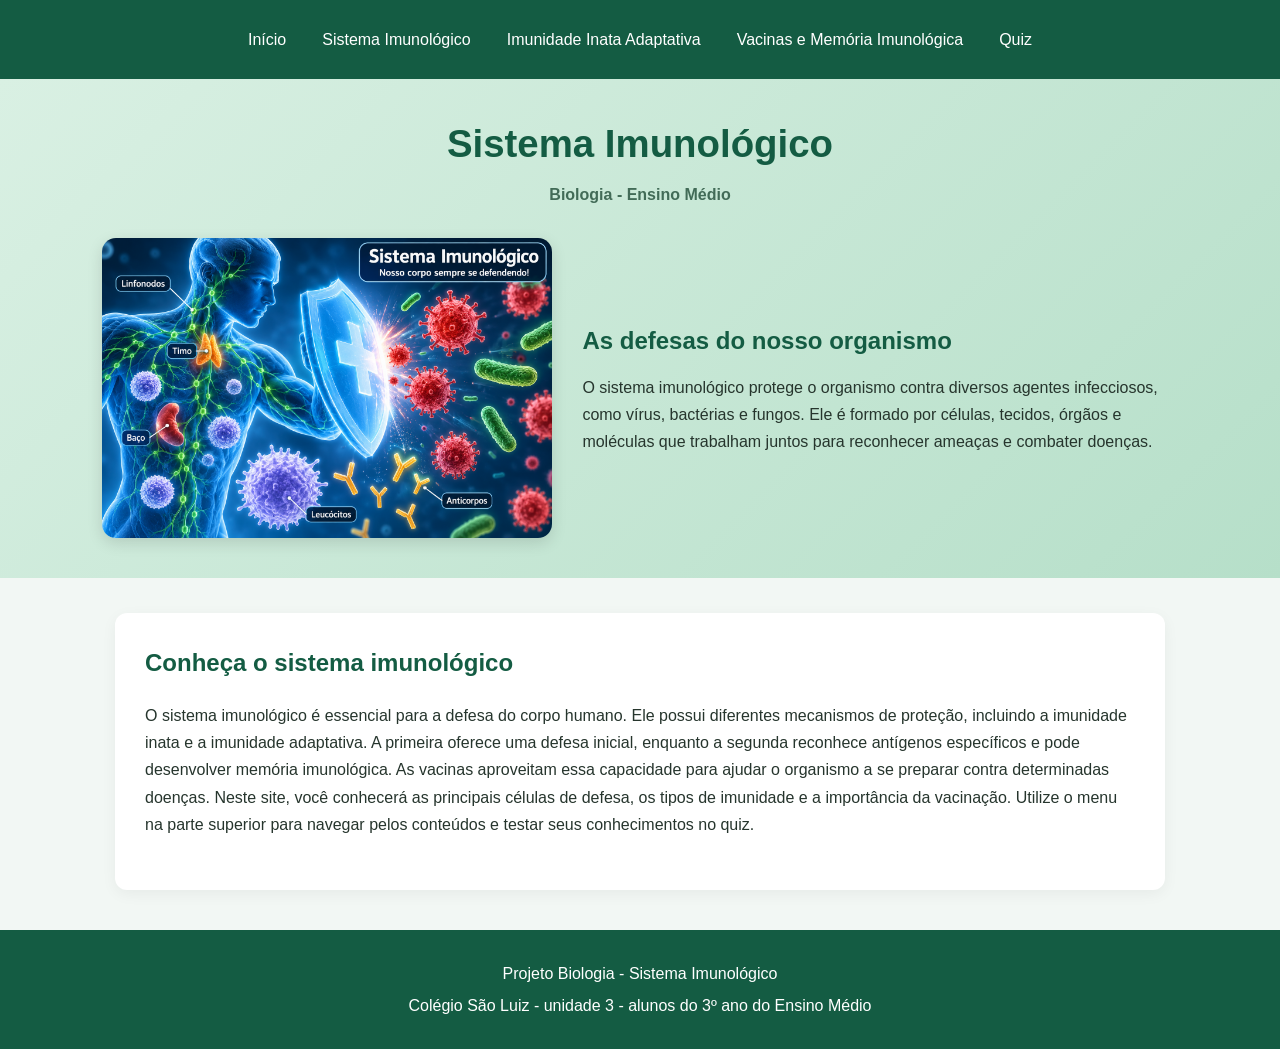
<file: index.html>
<!DOCTYPE html>
<html lang="pt-br">

<head>
    <meta charset="UTF-8">
    <meta name="viewport" content="width=device-width, initial-scale=1.0">
    <title>Biologia | Sistema Imunológico</title>
    <link rel="stylesheet" href="style.css">
</head>

<body>

    <!-- MENU -->

    <nav>
        <a href="index.html">Início</a>
        <a href="sistema_imunologico.html">Sistema Imunológico</a>
        <a href="imunidade_inata_adptativa.html">Imunidade Inata Adaptativa</a>
        <a href="vacinas_memorias_imunologicas.html">Vacinas e Memória Imunológica</a>
        <a href="quiz.html">Quiz</a>
    </nav>

    <!-- CABEÇALHO -->

    <header>

        <h1>Sistema Imunológico</h1>

        <p class="periodo">
            Biologia - Ensino Médio
        </p>

        <div class="destaque-inicio">

            <img
                src="Imagem/Sistema imunológico em ação.png"
                alt="Ilustração do sistema imunológico humano"
            >

            <div class="texto-destaque">

                <h2>As defesas do nosso organismo</h2>

                <p>
                    O sistema imunológico protege o organismo contra
                    diversos agentes infecciosos, como vírus, bactérias
                    e fungos. Ele é formado por células, tecidos, órgãos
                    e moléculas que trabalham juntos para reconhecer
                    ameaças e combater doenças.
                </p>

            </div>

        </div>

    </header>

    <main>

        <section>

            <h2>Conheça o sistema imunológico</h2>

            <p>
                O sistema imunológico é essencial para a defesa do
                corpo humano. Ele possui diferentes mecanismos de
                proteção, incluindo a imunidade inata e a imunidade
                adaptativa. A primeira oferece uma defesa inicial,
                enquanto a segunda reconhece antígenos específicos
                e pode desenvolver memória imunológica.
                As vacinas aproveitam essa capacidade para ajudar
                o organismo a se preparar contra determinadas doenças.
                Neste site, você conhecerá as principais células
                de defesa, os tipos de imunidade e a importância
                da vacinação.
                Utilize o menu na parte superior para navegar pelos
                conteúdos e testar seus conhecimentos no quiz.
            </p>

        </section>

    </main>

    <footer>

        <p>Projeto Biologia - Sistema Imunológico</p>

        <p>
            Colégio São Luiz - unidade 3 -
            alunos do 3º ano do Ensino Médio
        </p>

    </footer>

</body>

</html>
</file>
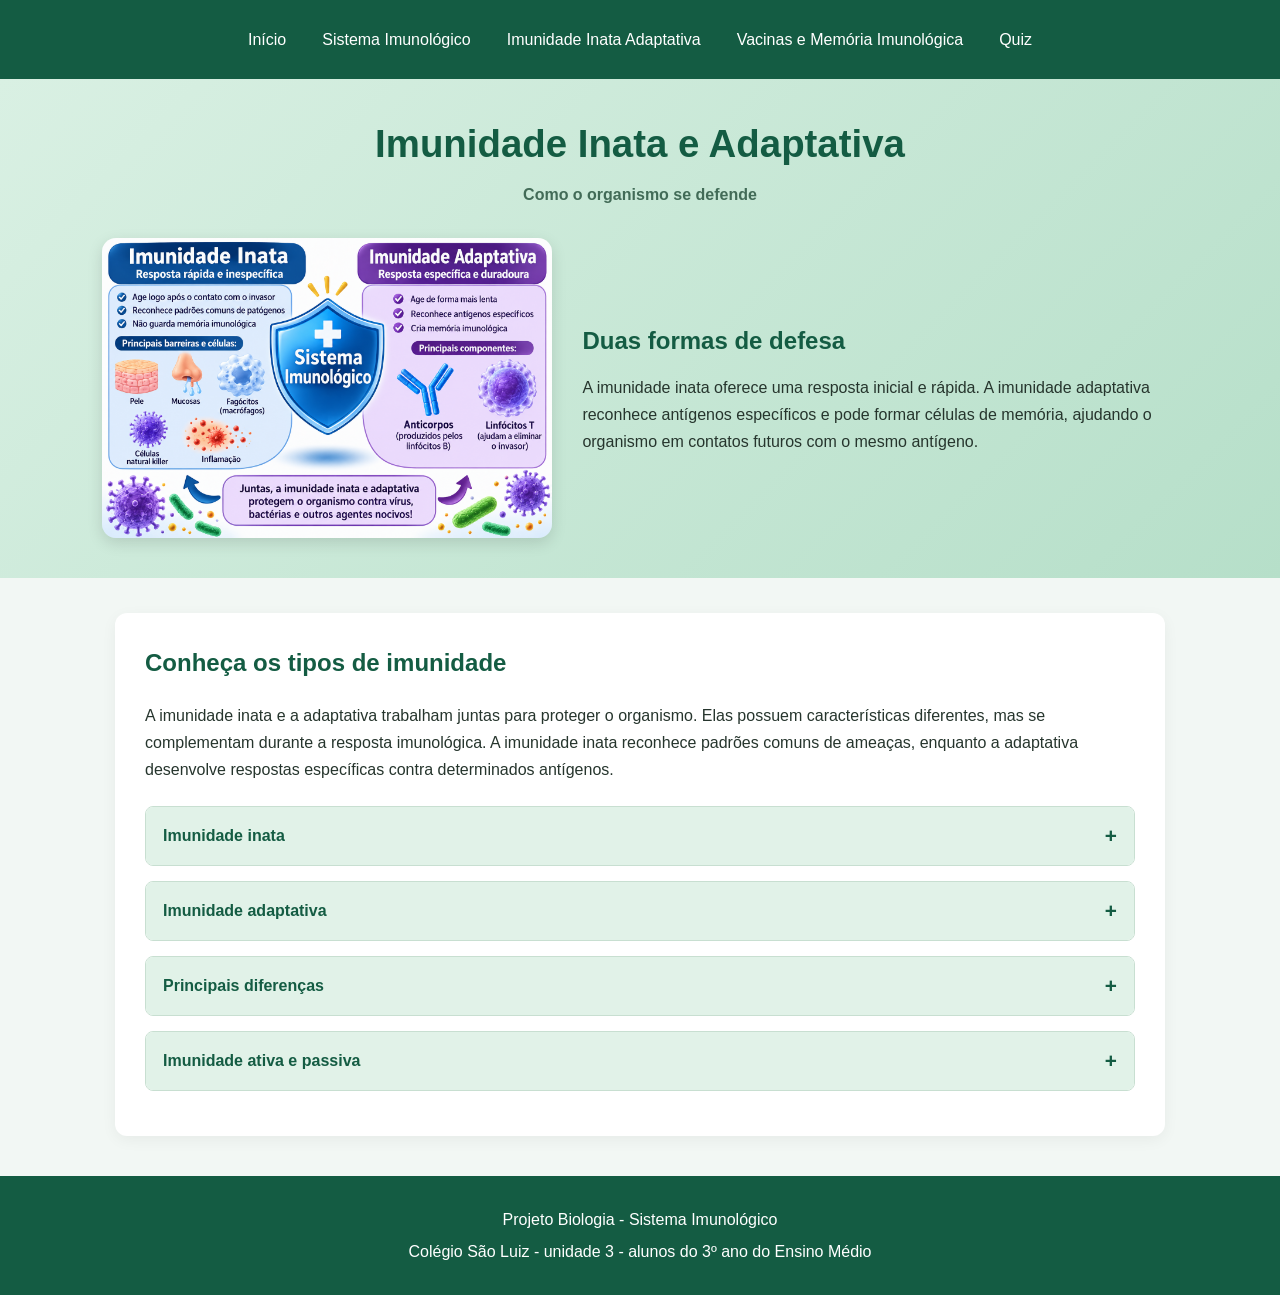
<file: imunidade_inata_adptativa.html>
<!DOCTYPE html>
<html lang="pt-br">

<head>
    <meta charset="UTF-8">
    <meta name="viewport" content="width=device-width, initial-scale=1.0">
    <title>imunidade inata e adaptativa | Biologia</title>
    <link rel="stylesheet" href="style.css">
</head>

<body>

    <!-- MENU -->

    <nav>
        <a href="index.html">Início</a>
        <a href="sistema_imunologico.html">Sistema Imunológico</a>
        <a href="imunidade_inata_adptativa.html">Imunidade Inata Adaptativa</a>
        <a href="vacinas_memorias_imunologicas.html">Vacinas e Memória Imunológica</a>
        <a href="quiz.html">Quiz</a>
    </nav>

    <!-- CABEÇALHO -->

    <header>

        <h1>Imunidade Inata e Adaptativa</h1>

        <p class="periodo">
            Como o organismo se defende
        </p>

        <div class="destaque-inicio">

            <img
                src="Imagem/Imunidade Inata e Adaptativa.png"
                alt="Ilustração dos mecanismos de defesa imunológica"
            >

            <div class="texto-destaque">

                <h2>Duas formas de defesa</h2>

                <p>
                    A imunidade inata oferece uma resposta inicial
                    e rápida. A imunidade adaptativa reconhece
                    antígenos específicos e pode formar células
                    de memória, ajudando o organismo em contatos
                    futuros com o mesmo antígeno.
                </p>

            </div>

        </div>

    </header>

    <main>

        <section>

            <h2>Conheça os tipos de imunidade</h2>

            <p>
                A imunidade inata e a adaptativa trabalham juntas
                para proteger o organismo. Elas possuem características
                diferentes, mas se complementam durante a resposta
                imunológica. A imunidade inata reconhece padrões
                comuns de ameaças, enquanto a adaptativa desenvolve
                respostas específicas contra determinados antígenos.
            </p>

            <article class="acordeao">

                <button class="titulo-acordeao" aria-expanded="false">
                    Imunidade inata
                    <span>+</span>
                </button>

                <div class="conteudo-acordeao">

                    <p>
                        É a defesa inicial do organismo e atua
                        rapidamente. Inclui barreiras como pele
                        e mucosas, células como neutrófilos e
                        macrófagos e mecanismos como a inflamação.
                        Ela reconhece características comuns de
                        diferentes agentes infecciosos.
                    </p>

                </div>

            </article>

            <article class="acordeao">

                <button class="titulo-acordeao" aria-expanded="false">
                    Imunidade adaptativa
                    <span>+</span>
                </button>

                <div class="conteudo-acordeao">

                    <p>
                        É uma defesa específica que envolve os
                        linfócitos B e T. Os linfócitos B podem
                        originar plasmócitos que produzem anticorpos.
                        Os linfócitos T ajudam a coordenar a resposta
                        ou combatem células infectadas. A imunidade
                        adaptativa também pode formar células de memória.
                    </p>

                </div>

            </article>

            <article class="acordeao">

                <button class="titulo-acordeao" aria-expanded="false">
                    Principais diferenças
                    <span>+</span>
                </button>

                <div class="conteudo-acordeao">

                    <p>
                        A imunidade inata costuma agir rapidamente
                        e reconhece padrões gerais. A imunidade
                        adaptativa reconhece antígenos específicos
                        e pode desenvolver memória imunológica.
                        Ambas atuam em conjunto na proteção do corpo.
                    </p>

                </div>

            </article>

            <article class="acordeao">

                <button class="titulo-acordeao" aria-expanded="false">
                    Imunidade ativa e passiva
                    <span>+</span>
                </button>

                <div class="conteudo-acordeao">

                    <p>
                        A imunidade ativa acontece quando o próprio
                        organismo desenvolve uma resposta, como
                        após uma infecção ou vacinação. A imunidade
                        passiva acontece quando a pessoa recebe
                        anticorpos prontos, como os anticorpos
                        maternos transferidos ao bebê. A proteção
                        passiva costuma ser temporária e não gera
                        a mesma memória adaptativa da imunidade ativa.
                    </p>

                </div>

            </article>

        </section>

    </main>

    <footer>

        <p>Projeto Biologia - Sistema Imunológico</p>

        <p>
            Colégio São Luiz - unidade 3 -
            alunos do 3º ano do Ensino Médio
        </p>

    </footer>

    <script src="script.js"></script>

</body>

</html>
</file>
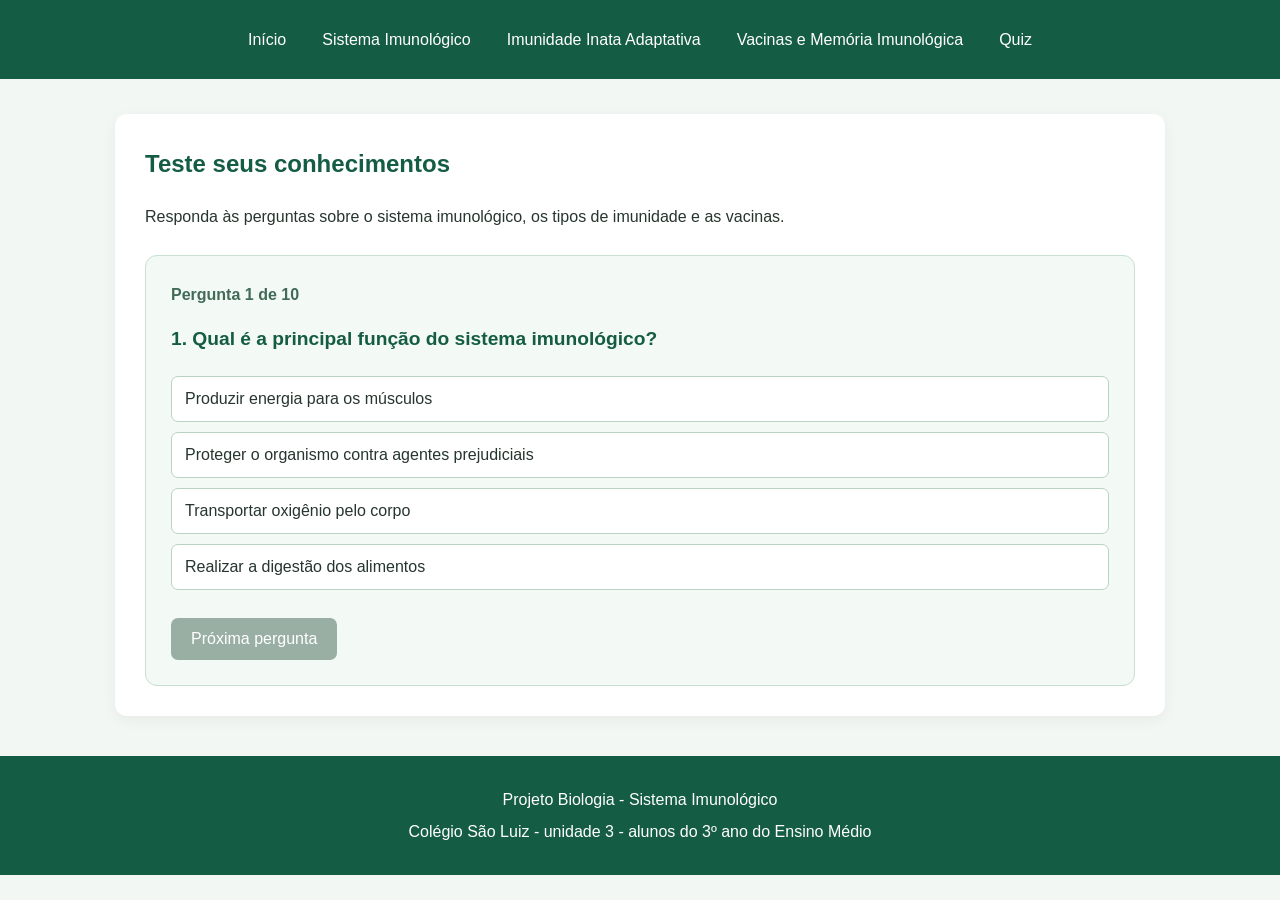
<file: quiz.html>
<!DOCTYPE html>
<html lang="pt-br">

<head>
    <meta charset="UTF-8">
    <meta name="viewport" content="width=device-width, initial-scale=1.0">
    <title>Quiz | Sistema Imunológico</title>
    <link rel="stylesheet" href="style.css">
</head>

<body>

    <nav>
        <a href="index.html">Início</a>
        <a href="sistema_imunologico.html">Sistema Imunológico</a>
        <a href="imunidade_inata_adptativa.html">Imunidade Inata Adaptativa</a>
        <a href="vacinas_memorias_imunologicas.html">Vacinas e Memória Imunológica</a>
        <a href="quiz.html">Quiz</a>
    </nav>

    <main>

        <section>

            <h2>Teste seus conhecimentos</h2>

            <p>
                Responda às perguntas sobre o sistema imunológico,
                os tipos de imunidade e as vacinas.
            </p>

            <div id="quiz-container">

                <p id="progresso"></p>

                <h3 id="pergunta"></h3>

                <div id="alternativas"></div>

                <p id="feedback" aria-live="polite"></p>

                <button id="proxima" type="button">
                    Próxima pergunta
                </button>

            </div>

        </section>

    </main>

    <footer>

        <p>Projeto Biologia - Sistema Imunológico</p>

        <p>
            Colégio São Luiz - unidade 3 -
            alunos do 3º ano do Ensino Médio
        </p>

    </footer>

    <script src="script.js"></script>

</body>

</html>
</file>
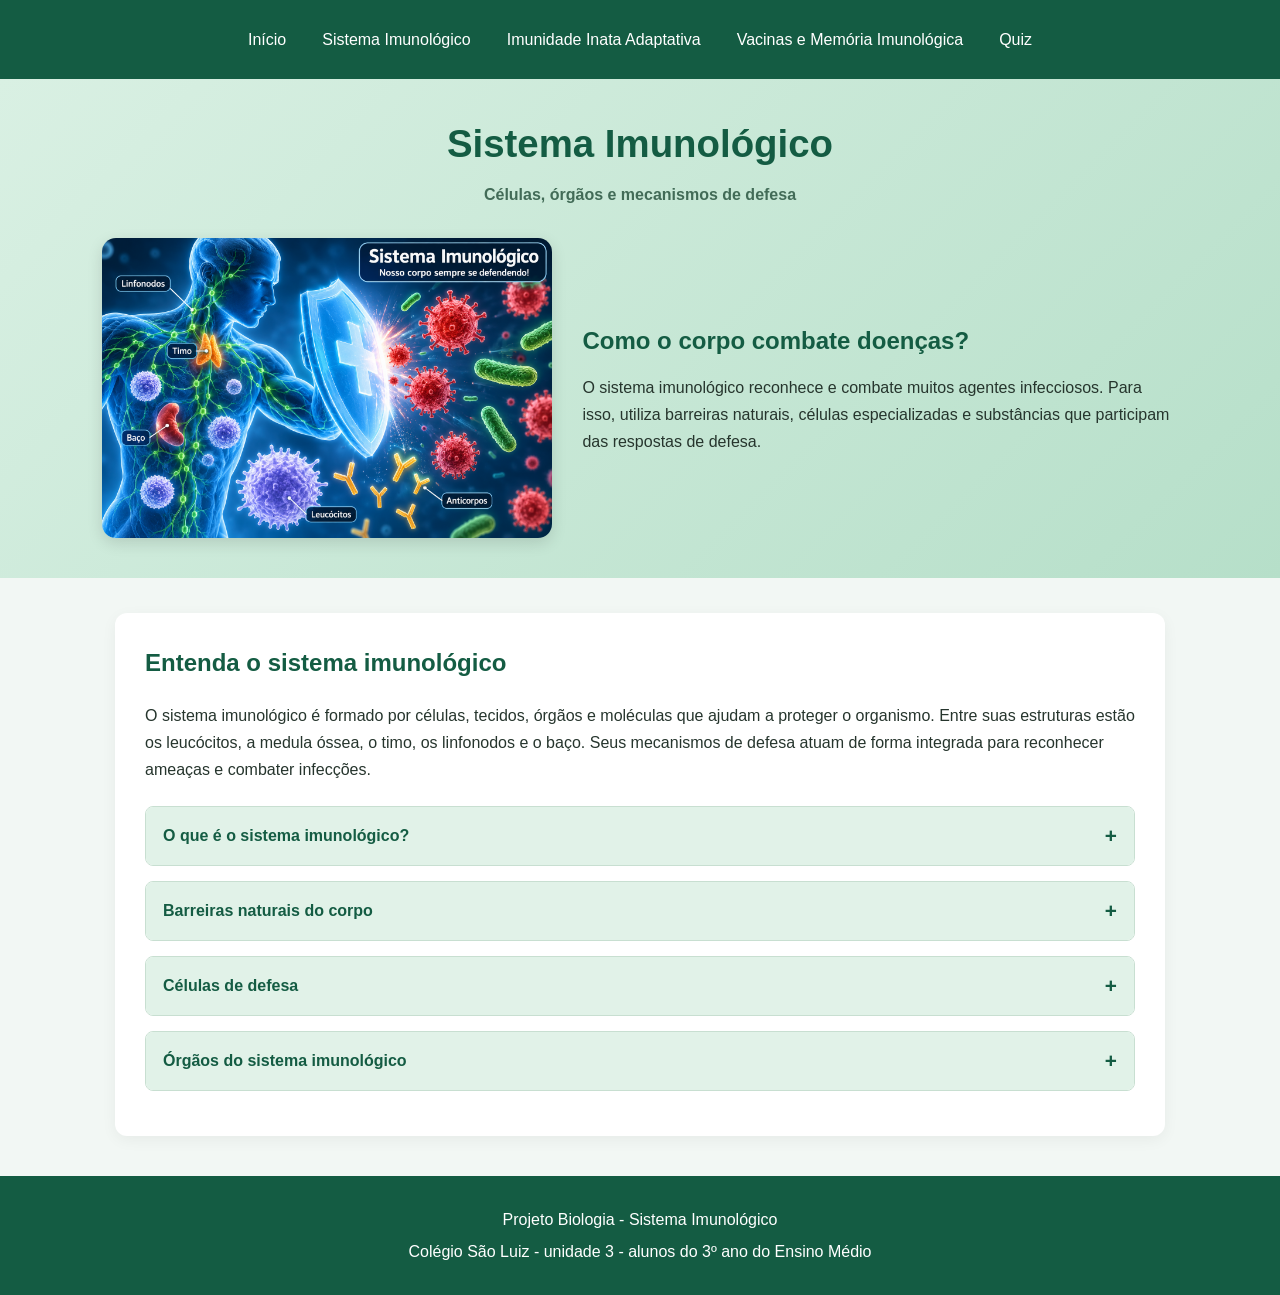
<file: sistema_imunologico.html>
<!DOCTYPE html>
<html lang="pt-br">

<head>
    <meta charset="UTF-8">
    <meta name="viewport" content="width=device-width, initial-scale=1.0">
    <title>Sistema Imunológico | Biologia</title>
    <link rel="stylesheet" href="style.css">
</head>

<body>

    <!-- MENU -->

    <nav>
        <a href="index.html">Início</a>
        <a href="sistema_imunologico.html">Sistema Imunológico</a>
        <a href="imunidade_inata_adptativa.html">Imunidade Inata Adaptativa</a>
        <a href="vacinas_memorias_imunologicas.html">Vacinas e Memória Imunológica</a>
        <a href="quiz.html">Quiz</a>
    </nav>

    <!-- CABEÇALHO -->

    <header>

        <h1>Sistema Imunológico</h1>

        <p class="periodo">
            Células, órgãos e mecanismos de defesa
        </p>

        <div class="destaque-inicio">

            <img
                src="Imagem/Sistema imunológico em ação.png"
                alt="Representação das defesas do organismo"
            >

            <div class="texto-destaque">

                <h2>Como o corpo combate doenças?</h2>

                <p>
                    O sistema imunológico reconhece e combate muitos
                    agentes infecciosos. Para isso, utiliza barreiras
                    naturais, células especializadas e substâncias
                    que participam das respostas de defesa.
                </p>

            </div>

        </div>

    </header>

    <main>

        <section>

            <h2>Entenda o sistema imunológico</h2>

            <p>
                O sistema imunológico é formado por células, tecidos,
                órgãos e moléculas que ajudam a proteger o organismo.
                Entre suas estruturas estão os leucócitos, a medula
                óssea, o timo, os linfonodos e o baço. Seus mecanismos
                de defesa atuam de forma integrada para reconhecer
                ameaças e combater infecções.
            </p>

            <article class="acordeao">

                <button class="titulo-acordeao" aria-expanded="false">
                    O que é o sistema imunológico?
                    <span>+</span>
                </button>

                <div class="conteudo-acordeao">

                    <p>
                        É o conjunto de mecanismos de defesa do corpo.
                        Ele reconhece muitos agentes infecciosos e
                        participa da remoção de células infectadas
                        e de outras ameaças ao organismo.
                    </p>

                </div>

            </article>

            <article class="acordeao">

                <button class="titulo-acordeao" aria-expanded="false">
                    Barreiras naturais do corpo
                    <span>+</span>
                </button>

                <div class="conteudo-acordeao">

                    <p>
                        A pele e as mucosas dificultam a entrada
                        de microrganismos. Lágrimas, saliva, muco
                        e substâncias presentes no estômago também
                        contribuem para a proteção do organismo.
                    </p>

                </div>

            </article>

            <article class="acordeao">

                <button class="titulo-acordeao" aria-expanded="false">
                    Células de defesa
                    <span>+</span>
                </button>

                <div class="conteudo-acordeao">

                    <p>
                        Os leucócitos são glóbulos brancos que
                        participam da defesa. Neutrófilos e macrófagos
                        podem englobar microrganismos. Linfócitos B
                        podem originar plasmócitos produtores de
                        anticorpos, enquanto linfócitos T auxiliam
                        a resposta imunológica ou combatem células
                        infectadas.
                    </p>

                </div>

            </article>

            <article class="acordeao">

                <button class="titulo-acordeao" aria-expanded="false">
                    Órgãos do sistema imunológico
                    <span>+</span>
                </button>

                <div class="conteudo-acordeao">

                    <p>
                        A medula óssea produz células sanguíneas,
                        incluindo células de defesa. O timo participa
                        da maturação dos linfócitos T. Os linfonodos
                        e o baço ajudam a organizar as respostas
                        imunológicas.
                    </p>

                </div>

            </article>

        </section>

    </main>

    <footer>

        <p>Projeto Biologia - Sistema Imunológico</p>

        <p>
            Colégio São Luiz - unidade 3 -
            alunos do 3º ano do Ensino Médio
        </p>

    </footer>

    <script src="script.js"></script>

</body>

</html>
</file>
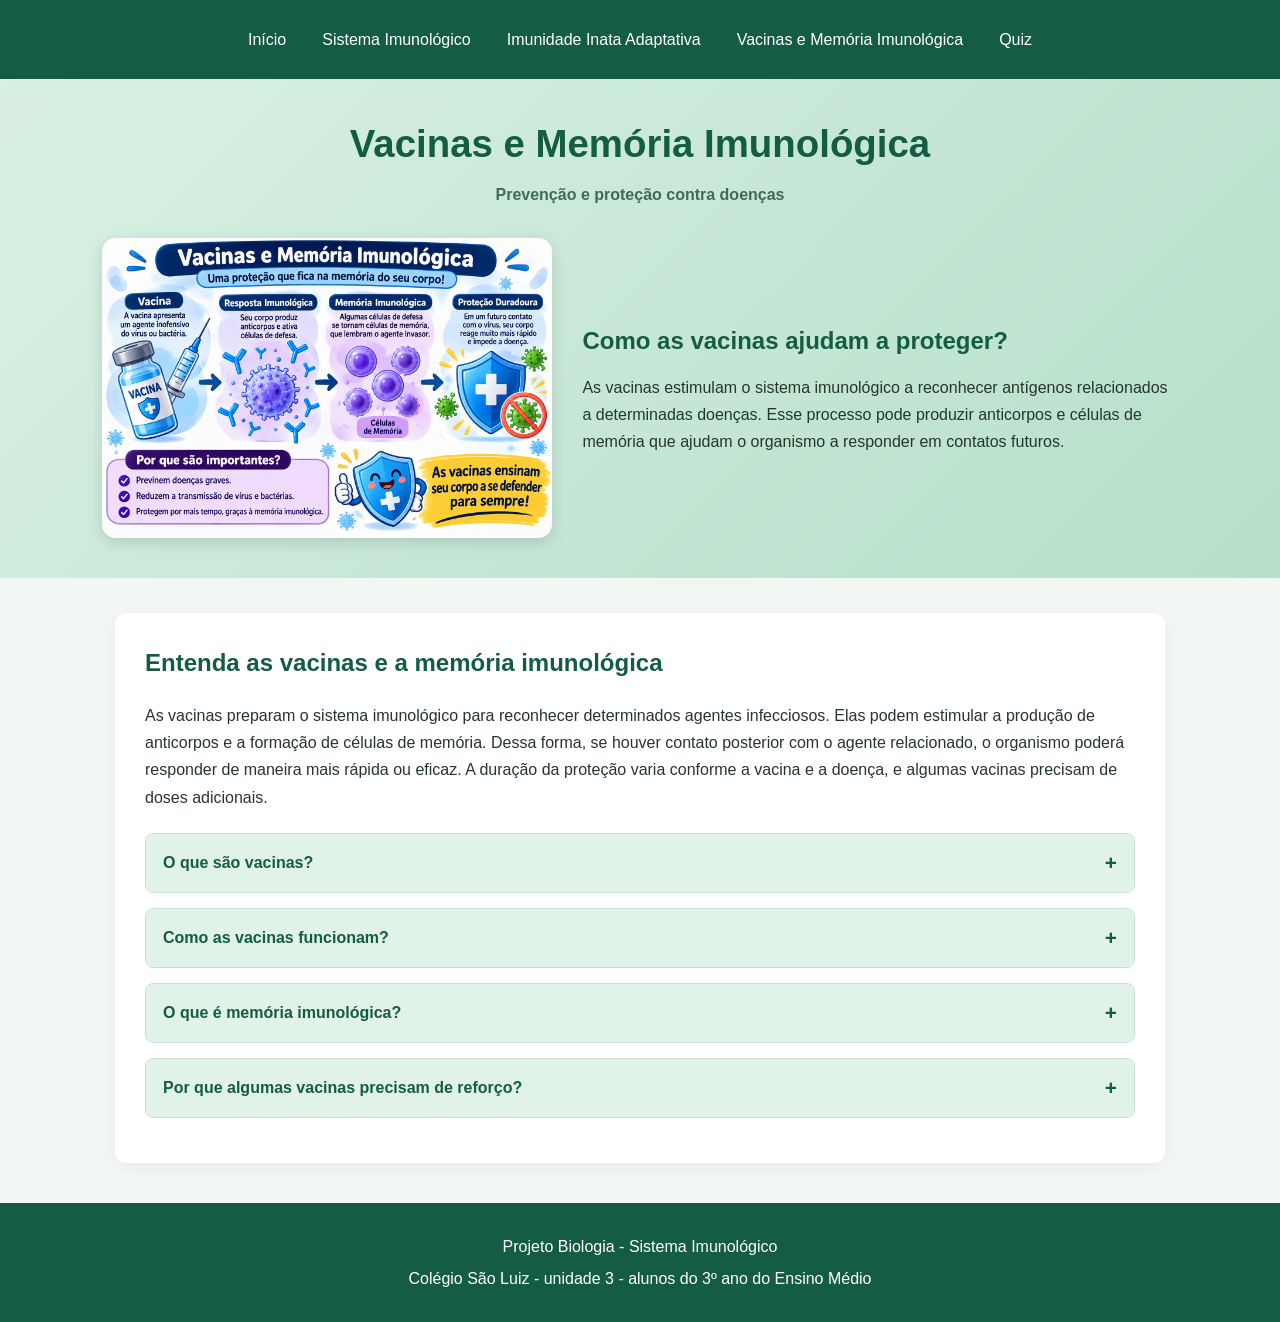
<file: vacinas_memorias_imunologicas.html>
<!DOCTYPE html>
<html lang="pt-br">

<head>
    <meta charset="UTF-8">
    <meta name="viewport" content="width=device-width, initial-scale=1.0">
    <title>vacinas e memorias imunologicas | Biologia</title>
    <link rel="stylesheet" href="style.css">
</head>

<body>

    <!-- MENU -->

    <nav>
        <a href="index.html">Início</a>
        <a href="sistema_imunologico.html">Sistema Imunológico</a>
        <a href="imunidade_inata_adptativa.html">Imunidade Inata Adaptativa</a>
        <a href="vacinas_memorias_imunologicas.html">Vacinas e Memória Imunológica</a>
        <a href="quiz.html">Quiz</a>
    </nav>

    <!-- CABEÇALHO -->

    <header>

        <h1>Vacinas e Memória Imunológica</h1>

        <p class="periodo">
            Prevenção e proteção contra doenças
        </p>

        <div class="destaque-inicio">

            <img
                src="Imagem/Vacinas e Memória Imunológica.png"
                alt="Ilustração sobre vacinação e defesa imunológica"
            >

            <div class="texto-destaque">

                <h2>Como as vacinas ajudam a proteger?</h2>

                <p>
                    As vacinas estimulam o sistema imunológico a
                    reconhecer antígenos relacionados a determinadas
                    doenças. Esse processo pode produzir anticorpos
                    e células de memória que ajudam o organismo
                    a responder em contatos futuros.
                </p>

            </div>

        </div>

    </header>

    <main>

        <section>

            <h2>Entenda as vacinas e a memória imunológica</h2>

            <p>
                As vacinas preparam o sistema imunológico para
                reconhecer determinados agentes infecciosos.
                Elas podem estimular a produção de anticorpos
                e a formação de células de memória. Dessa forma,
                se houver contato posterior com o agente relacionado,
                o organismo poderá responder de maneira mais rápida
                ou eficaz. A duração da proteção varia conforme
                a vacina e a doença, e algumas vacinas precisam
                de doses adicionais.
            </p>

            <article class="acordeao">

                <button class="titulo-acordeao" aria-expanded="false">
                    O que são vacinas?
                    <span>+</span>
                </button>

                <div class="conteudo-acordeao">

                    <p>
                        Vacinas são preparações que estimulam uma
                        resposta imunológica contra agentes ou
                        doenças específicas. Podem conter microrganismos
                        enfraquecidos ou inativados, partes deles,
                        toxoides ou instruções para produzir um antígeno,
                        dependendo da tecnologia utilizada.
                    </p>

                </div>

            </article>

            <article class="acordeao">

                <button class="titulo-acordeao" aria-expanded="false">
                    Como as vacinas funcionam?
                    <span>+</span>
                </button>

                <div class="conteudo-acordeao">

                    <p>
                        Depois da vacinação, o sistema imunológico
                        reconhece o antígeno e desenvolve uma resposta.
                        Os linfócitos B podem produzir anticorpos,
                        enquanto outras células participam da defesa.
                        Algumas vacinas também estimulam respostas
                        celulares importantes para a proteção.
                    </p>

                </div>

            </article>

            <article class="acordeao">

                <button class="titulo-acordeao" aria-expanded="false">
                    O que é memória imunológica?
                    <span>+</span>
                </button>

                <div class="conteudo-acordeao">

                    <p>
                        É a capacidade do sistema imunológico adaptativo
                        de reconhecer novamente um antígeno que já
                        encontrou. Células B e T de memória podem
                        permanecer no organismo por períodos variados
                        e ajudar a produzir uma resposta posterior
                        mais rápida ou eficaz.
                    </p>

                </div>

            </article>

            <article class="acordeao">

                <button class="titulo-acordeao" aria-expanded="false">
                    Por que algumas vacinas precisam de reforço?
                    <span>+</span>
                </button>

                <div class="conteudo-acordeao">

                    <p>
                        A duração e a intensidade da proteção variam
                        conforme a vacina, a doença e a pessoa.
                        Doses adicionais podem completar a resposta
                        inicial ou reforçar a proteção ao longo do tempo.
                        Por isso, é importante seguir o calendário
                        de vacinação recomendado pelas autoridades
                        de saúde.
                    </p>

                </div>

            </article>

        </section>

    </main>

    <footer>

        <p>Projeto Biologia - Sistema Imunológico</p>

        <p>
            Colégio São Luiz - unidade 3 -
            alunos do 3º ano do Ensino Médio
        </p>

    </footer>

    <script src="script.js"></script>

</body>

</html>
</file>
<file: style.css>
/* CONFIGURAÇÕES GERAIS */

* {
    margin: 0;
    padding: 0;
    box-sizing: border-box;
}

body {
    font-family: Arial, Helvetica, sans-serif;
    background-color: #f2f7f4;
    color: #26352d;
    line-height: 1.7;
}


/* MENU */

nav {
    background-color: #145c43;
    display: flex;
    justify-content: center;
    align-items: center;
    flex-wrap: wrap;
    gap: 8px;
    padding: 16px;
}

nav a {
    color: white;
    text-decoration: none;
    padding: 10px 14px;
    border-radius: 6px;
    transition: background-color 0.3s;
}

nav a:hover {
    background-color: #267b5d;
}


/* CABEÇALHO */

header {
    background: linear-gradient(135deg, #d9f0e3, #b6dfc9);
    padding: 40px 8%;
    text-align: center;
}

header h1 {
    color: #145c43;
    font-size: 2.4rem;
    line-height: 1.3;
    margin-bottom: 8px;
}

.periodo {
    color: #426b57;
    font-weight: bold;
    margin: 12px 0 30px;
}


/* DESTAQUE */

.destaque-inicio {
    display: flex;
    align-items: center;
    justify-content: center;
    gap: 30px;
    max-width: 1100px;
    margin: 25px auto 0;
    text-align: left;
}

.destaque-inicio img {
    width: 45%;
    max-width: 450px;
    max-height: 320px;
    object-fit: cover;
    border-radius: 14px;
    box-shadow: 0 5px 15px #00000020;
}

.texto-destaque {
    flex: 1;
}

.texto-destaque h2 {
    color: #145c43;
    margin-bottom: 12px;
}


/* CONTEÚDO */

main {
    max-width: 1100px;
    margin: 35px auto;
    padding: 0 25px;
}

section {
    background-color: white;
    padding: 30px;
    border-radius: 12px;
    box-shadow: 0 4px 15px #0000000d;
}

section h2 {
    color: #145c43;
    margin-bottom: 18px;
}

section > p {
    margin-bottom: 22px;
}


/* ACORDEÕES */

.acordeao {
    margin: 15px 0;
    border: 1px solid #c8dfd1;
    border-radius: 8px;
    overflow: hidden;
}

.titulo-acordeao {
    width: 100%;
    border: none;
    background-color: #e1f2e8;
    color: #145c43;
    padding: 17px;
    text-align: left;
    font-size: 1rem;
    font-weight: bold;
    cursor: pointer;
    display: flex;
    justify-content: space-between;
    align-items: center;
    gap: 12px;
}

.titulo-acordeao:hover {
    background-color: #cce8d8;
}

.titulo-acordeao span {
    font-size: 1.3rem;
}

.conteudo-acordeao {
    display: none;
    padding: 20px;
    background-color: #ffffff;
}

.conteudo-acordeao.aberto {
    display: block;
}


/* QUIZ */

#quiz-container {
    margin-top: 25px;
    padding: 25px;
    background-color: #f3f9f5;
    border: 1px solid #c8dfd1;
    border-radius: 12px;
}

#progresso {
    color: #426b57;
    font-weight: bold;
    margin-bottom: 15px;
}

#pergunta {
    color: #145c43;
    margin-bottom: 20px;
    font-size: 1.2rem;
}

#alternativas {
    display: flex;
    flex-direction: column;
    gap: 10px;
}

.alternativa {
    width: 100%;
    padding: 13px;
    border: 1px solid #b9d4c4;
    background-color: white;
    color: #26352d;
    border-radius: 7px;
    cursor: pointer;
    text-align: left;
    font-size: 1rem;
    transition: background-color 0.2s;
}

.alternativa:hover:not(:disabled) {
    background-color: #e1f2e8;
}

.alternativa:disabled {
    cursor: default;
    opacity: 1;
}

.alternativa.correta {
    background-color: #d6f2df;
    border-color: #21834f;
}

.alternativa.errada {
    background-color: #fbe1df;
    border-color: #bf4b43;
}

#feedback {
    margin: 18px 0;
    font-weight: bold;
}

#proxima {
    background-color: #145c43;
    color: white;
    border: none;
    padding: 12px 20px;
    border-radius: 7px;
    cursor: pointer;
    font-size: 1rem;
    margin-top: 10px;
}

#proxima:hover:not(:disabled) {
    background-color: #267b5d;
}

#proxima:disabled {
    background-color: #9aafa3;
    cursor: not-allowed;
}


/* RODAPÉ */

footer {
    background-color: #145c43;
    color: white;
    text-align: center;
    padding: 25px 15px;
    margin-top: 40px;
}

footer p {
    margin: 5px 0;
}


/* ACESSIBILIDADE */

a:focus-visible,
button:focus-visible {
    outline: 3px solid #e5a93b;
    outline-offset: 3px;
}


/* ADAPTAÇÃO PARA CELULARES */

@media (max-width: 700px) {

    nav {
        flex-direction: column;
    }

    nav a {
        width: 100%;
        text-align: center;
    }

    header {
        padding: 30px 20px;
    }

    header h1 {
        font-size: 1.8rem;
    }

    .destaque-inicio {
        flex-direction: column;
        text-align: center;
    }

    .destaque-inicio img {
        width: 100%;
    }

    main {
        padding: 0 12px;
        margin: 20px auto;
    }

    section {
        padding: 20px 15px;
    }

    #quiz-container {
        padding: 16px;
    }
}
</file>
